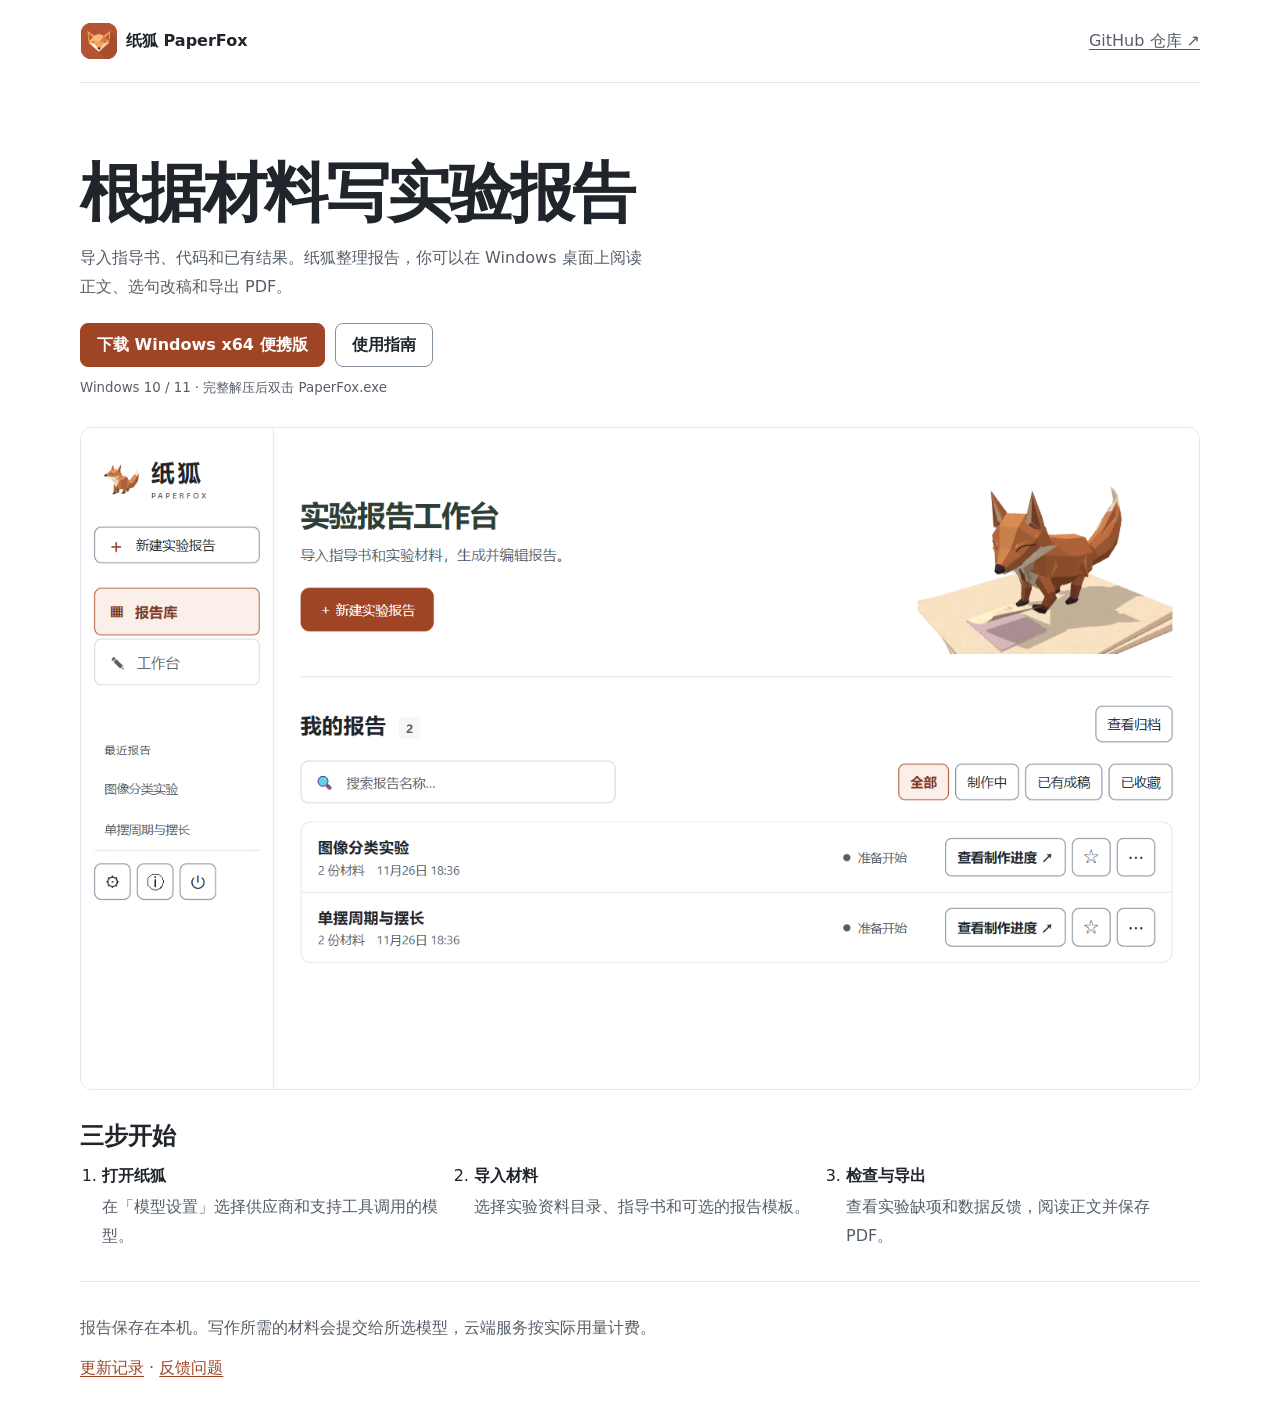
<file: docs/index.html>
<!doctype html>
<html lang="zh-CN">
<head>
  <meta charset="utf-8">
  <meta name="viewport" content="width=device-width, initial-scale=1">
  <meta name="description" content="纸狐根据实验指导书、代码和结果写实验报告。下载 Windows 桌面版，在本机阅读、改稿和导出 PDF。">
  <meta property="og:title" content="纸狐 PaperFox · 实验报告工作台">
  <meta property="og:image" content="https://ezalbxx.github.io/PaperFox/assets/workbench.png">
  <link rel="icon" href="assets/paperfox-icon.png">
  <title>纸狐 PaperFox · 实验报告工作台</title>
  <style>
    :root { color-scheme: light; font-family: "Segoe UI", "Microsoft YaHei", system-ui, sans-serif; color: #20252b; background: #fff; --accent: #a04426; --muted: #555e68; --line: #e3e6eb; }
    * { box-sizing: border-box; }
    body { margin: 0; }
    main { width: min(100% - 40px, 1120px); margin: auto; }
    a { color: var(--accent); text-underline-offset: 3px; }
    a:focus-visible { outline: 2px solid var(--accent); outline-offset: 4px; }
    p { line-height: 1.8; }
    .site-header { display: flex; align-items: center; justify-content: space-between; gap: 12px; padding: 22px 0; border-bottom: 1px solid var(--line); }
    .brand { display: flex; align-items: center; gap: 8px; font-weight: 700; }
    .site-header a { color: var(--muted); }
    .hero { padding: clamp(36px, 6vw, 72px) 0 30px; }
    h1 { margin: 0 0 12px; font-size: clamp(34px, 6vw, 64px); line-height: 1.2; letter-spacing: -.04em; }
    .hero p { margin: 0 0 22px; max-width: 36em; color: var(--muted); }
    .actions { display: flex; flex-wrap: wrap; gap: 10px; margin-bottom: 10px; }
    .actions a { display: inline-flex; align-items: center; min-height: 44px; padding: 8px 16px; border: 1px solid #85909e; border-radius: 8px; color: #20252b; text-decoration: none; font-weight: 650; }
    .actions a:first-child { background: var(--accent); border-color: var(--accent); color: white; }
    .actions a:hover { text-decoration: underline; }
    small { color: var(--muted); }
    .preview { display: block; width: 100%; height: auto; border: 1px solid var(--line); border-radius: 12px; }
    section { padding: 30px 0; }
    h2 { margin: 0 0 14px; font-size: 24px; }
    ol { display: grid; grid-template-columns: repeat(3,minmax(0,1fr)); gap: 18px; margin: 0; padding: 0 0 0 22px; }
    li { padding-right: 14px; }
    li p { margin: 6px 0 0; color: var(--muted); }
    footer { border-top: 1px solid var(--line); padding: 16px 0 26px; color: var(--muted); }
    @media (max-width: 650px) { ol { grid-template-columns: 1fr; } }
  </style>
</head>
<body>
<main>
  <header class="site-header">
    <div class="brand"><img src="assets/paperfox-icon.png" width="38" height="38" alt="">纸狐 PaperFox</div>
    <a href="https://github.com/ezalbxx/PaperFox">GitHub 仓库 ↗</a>
  </header>
  <div class="hero">
    <h1>根据材料写实验报告</h1>
    <p>导入指导书、代码和已有结果。纸狐整理报告，你可以在 Windows 桌面上阅读正文、选句改稿和导出 PDF。</p>
    <div class="actions">
      <a href="https://github.com/ezalbxx/PaperFox/releases/latest/download/PaperFox-Windows-x64.zip">下载 Windows x64 便携版</a>
      <a href="https://github.com/ezalbxx/PaperFox/blob/main/docs/guide.md">使用指南</a>
    </div>
    <small>Windows 10 / 11 · 完整解压后双击 PaperFox.exe</small>
  </div>
  <img class="preview" src="assets/workbench.png" alt="纸狐工作台的报告库，包含两个示例项目和右侧的 3D 折纸狐狸" width="1430" height="845">
  <section aria-labelledby="getting-started">
    <h2 id="getting-started">三步开始</h2>
    <ol>
      <li><strong>打开纸狐</strong><p>在「模型设置」选择供应商和支持工具调用的模型。</p></li>
      <li><strong>导入材料</strong><p>选择实验资料目录、指导书和可选的报告模板。</p></li>
      <li><strong>检查与导出</strong><p>查看实验缺项和数据反馈，阅读正文并保存 PDF。</p></li>
    </ol>
  </section>
  <footer>
    <p>报告保存在本机。写作所需的材料会提交给所选模型，云端服务按实际用量计费。</p>
    <a href="https://github.com/ezalbxx/PaperFox/releases">更新记录</a> · <a href="https://github.com/ezalbxx/PaperFox/issues">反馈问题</a>
  </footer>
</main>
</body>
</html>
</file>
